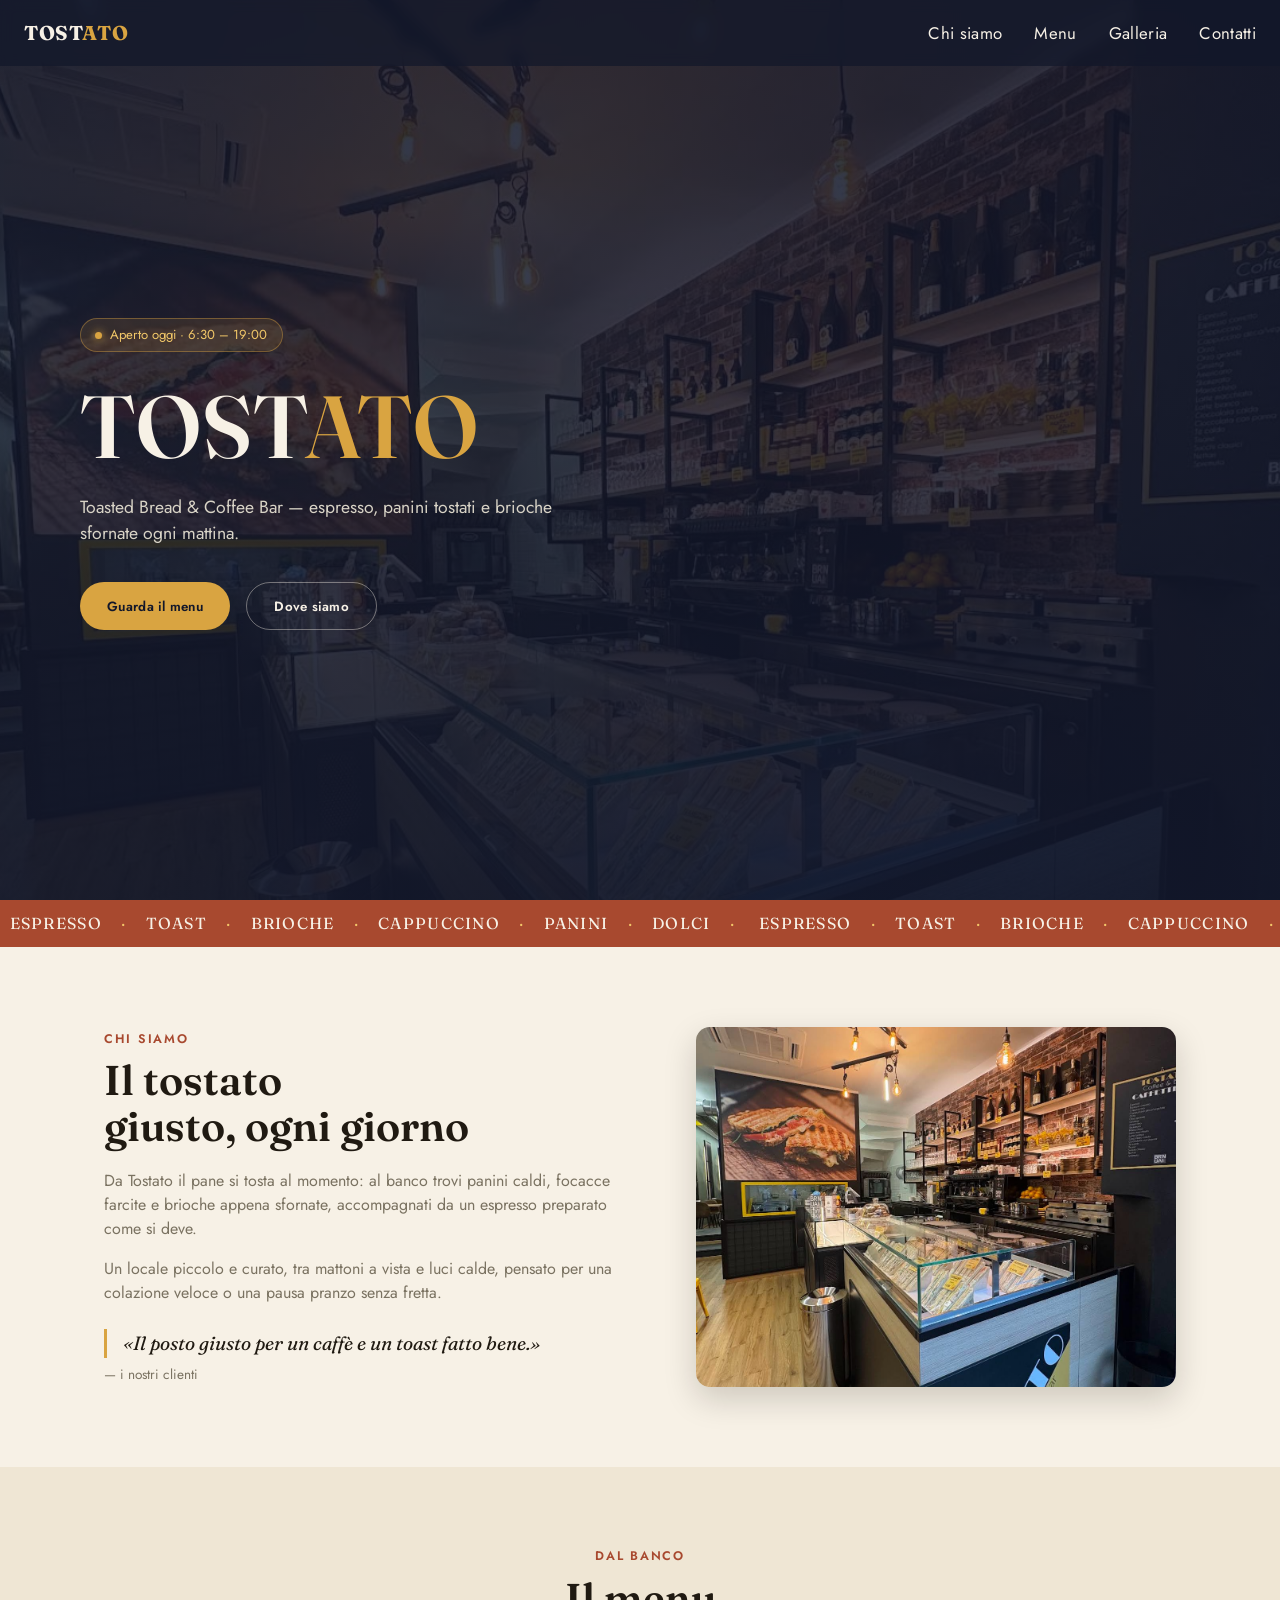
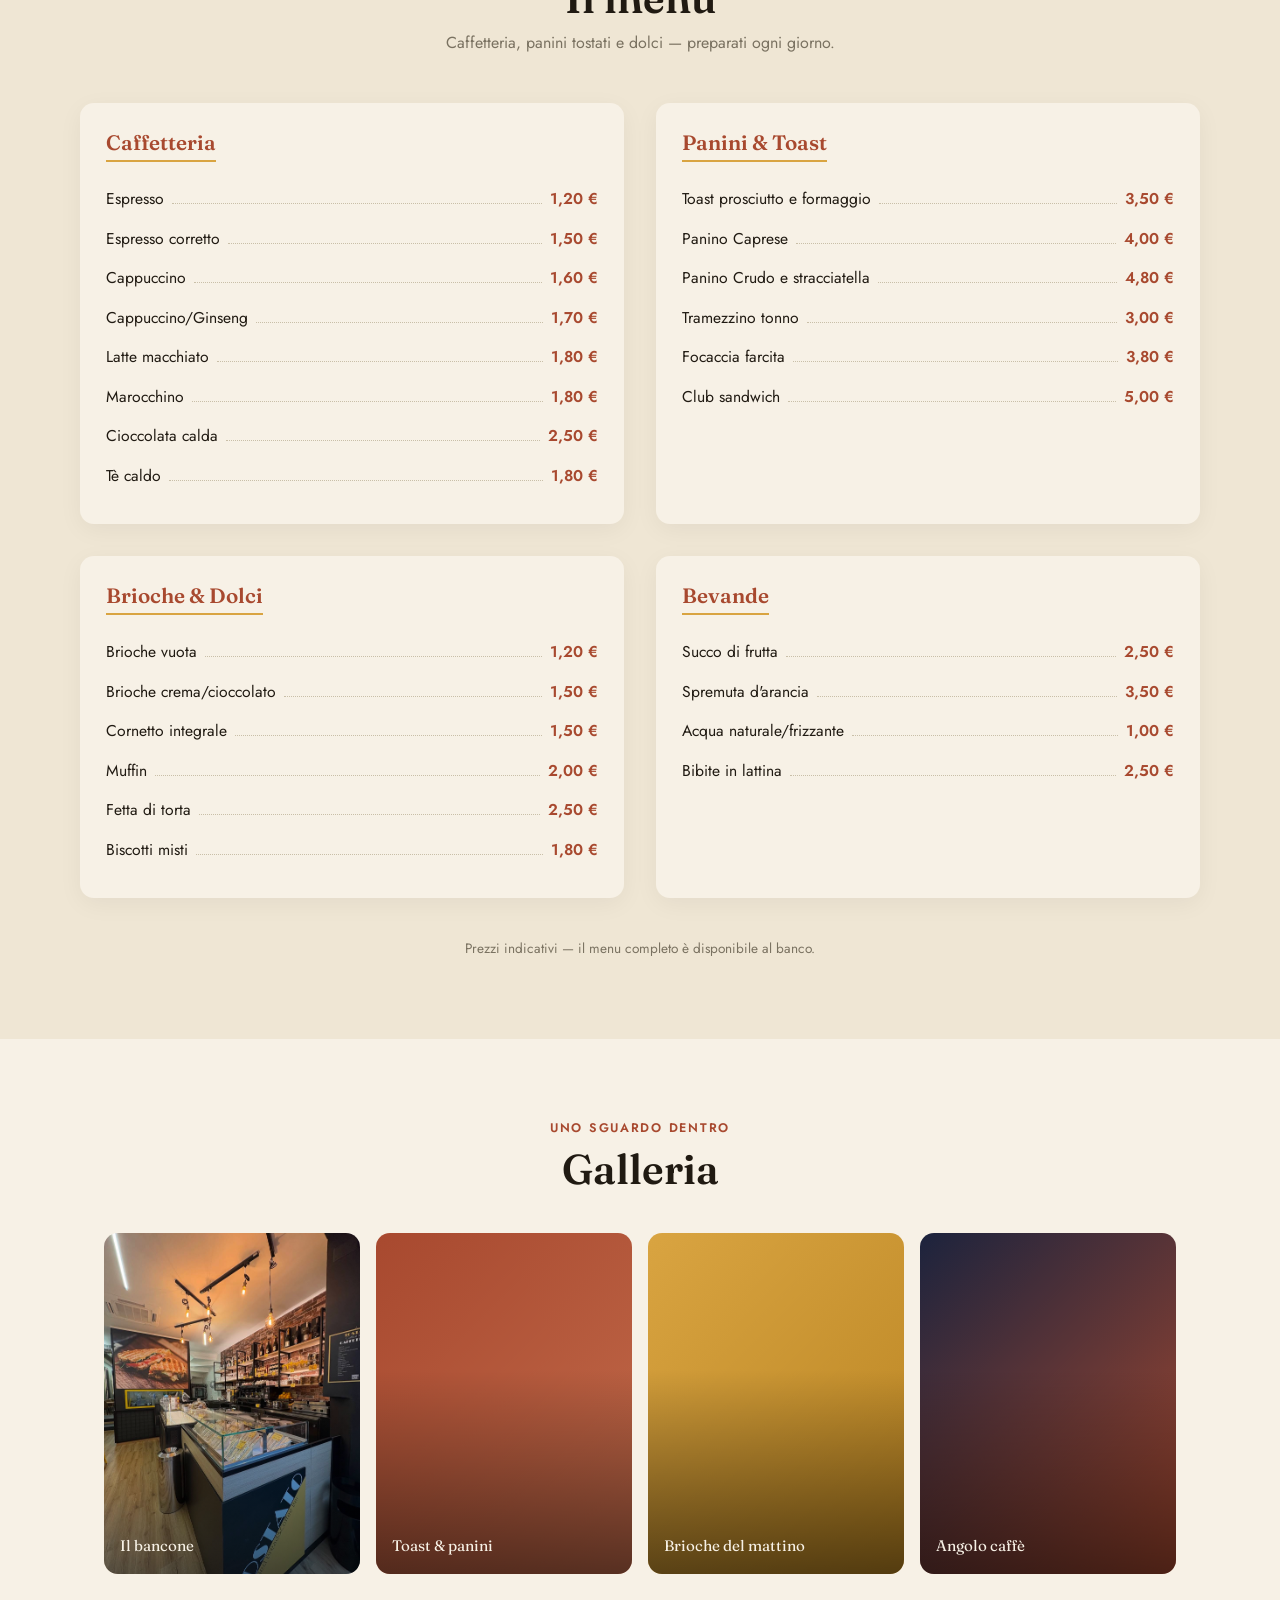
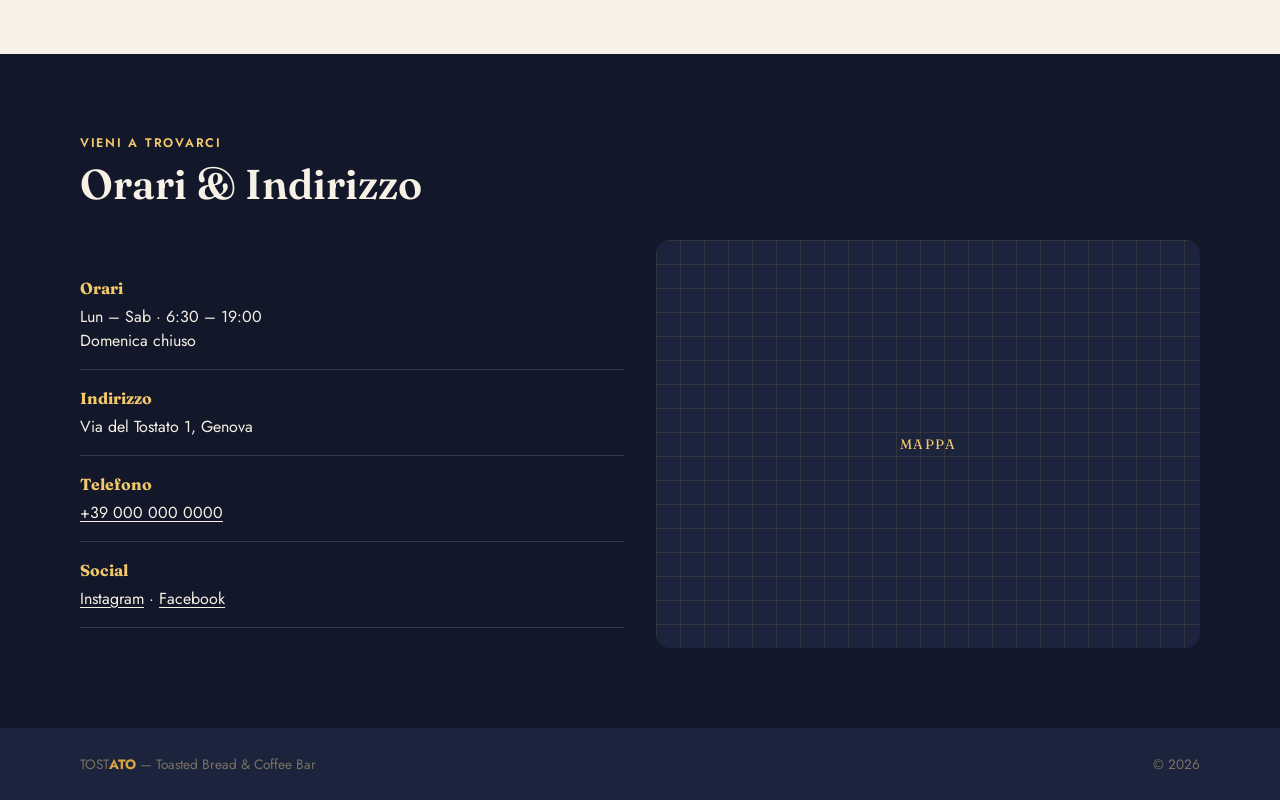
<file: tostato/index.html>
<!DOCTYPE html>
<html lang="it">
<head>
<meta charset="UTF-8">
<meta name="viewport" content="width=device-width, initial-scale=1.0">
<title>Tostato — Toasted Bread & Coffee Bar</title>
<meta name="description" content="Tostato — caffetteria e toast bar. Espresso, panini tostati, brioche e dolci fatti ogni giorno.">
<link rel="preconnect" href="https://fonts.googleapis.com">
<link rel="preconnect" href="https://fonts.gstatic.com" crossorigin>
<link href="https://fonts.googleapis.com/css2?family=Fraunces:ital,opsz,wght@0,9..144,400;0,9..144,600;0,9..144,700;1,9..144,400&family=Jost:wght@300;400;500;600&display=swap" rel="stylesheet">
<link rel="stylesheet" href="css/style.css">
</head>
<body>
<div id="progress"></div>

<nav id="navbar">
  <button class="logo" data-goto="top">TOST<span>ATO</span></button>
  <button class="nav-burger" id="nav-burger" aria-label="Apri menu" aria-expanded="false" aria-controls="nav-links">
    <span></span><span></span><span></span>
  </button>
  <ul id="nav-links">
    <li><button class="navlink" data-goto="chisiamo">Chi siamo</button></li>
    <li><button class="navlink" data-goto="menu">Menu</button></li>
    <li><button class="navlink" data-goto="galleria">Galleria</button></li>
    <li><button class="navlink" data-goto="contatti">Contatti</button></li>
  </ul>
</nav>

<header id="top">
  <div class="hero-bg" style="background-image:url('assets/img/bancone-tostato.jpg')" aria-hidden="true"></div>
  <div class="hero-overlay" aria-hidden="true"></div>
  <div class="hero-content">
    <div class="hero-badge"><span class="dot"></span> Aperto oggi · 6:30 – 19:00</div>
    <h1 class="brand">TOST<span class="accent">ATO</span></h1>
    <p class="hero-sub">Toasted Bread &amp; Coffee Bar — espresso, panini tostati e brioche sfornate ogni mattina.</p>
    <div class="hero-riga">
      <button class="cta" data-goto="menu">Guarda il menu</button>
      <button class="cta cta-ghost" data-goto="contatti">Dove siamo</button>
    </div>
  </div>
</header>

<div class="marquee" aria-hidden="true">
  <div class="marquee-track">
    <span>espresso</span><span class="n">·</span><span>toast</span><span class="n">·</span><span>brioche</span><span class="n">·</span><span>cappuccino</span><span class="n">·</span><span>panini</span><span class="n">·</span><span>dolci</span><span class="n">·</span>
    <span>espresso</span><span class="n">·</span><span>toast</span><span class="n">·</span><span>brioche</span><span class="n">·</span><span>cappuccino</span><span class="n">·</span><span>panini</span><span class="n">·</span><span>dolci</span><span class="n">·</span>
  </div>
</div>

<section id="chisiamo">
  <div class="chisiamo-wrap">
    <div class="reveal">
      <div class="eyebrow">chi siamo</div>
      <h2>Il tostato<br>giusto, ogni giorno</h2>
      <p>Da Tostato il pane si tosta al momento: al banco trovi panini caldi, focacce farcite e brioche appena
      sfornate, accompagnati da un espresso preparato come si deve.</p>
      <p>Un locale piccolo e curato, tra mattoni a vista e luci calde, pensato per una colazione veloce o
      una pausa pranzo senza fretta.</p>
      <div class="citazione">«Il posto giusto per un caffè e un toast fatto bene.»</div>
      <div class="citazione-fonte">— i nostri clienti</div>
    </div>
    <div class="cornice reveal">
      <img src="assets/img/bancone-tostato.jpg" alt="Il bancone di Tostato con vetrina panini e parete a mattoni a vista">
    </div>
  </div>
</section>

<section id="menu">
  <div class="centro reveal">
    <div class="eyebrow">dal banco</div>
    <h2>Il menu</h2>
    <p class="sotto-titolo">Caffetteria, panini tostati e dolci — preparati ogni giorno.</p>
  </div>

  <div class="menu-grid reveal">

    <div class="menu-cat">
      <h3>Caffetteria</h3>
      <ul>
        <li><span>Espresso</span><i></i><b>1,20 €</b></li>
        <li><span>Espresso corretto</span><i></i><b>1,50 €</b></li>
        <li><span>Cappuccino</span><i></i><b>1,60 €</b></li>
        <li><span>Cappuccino/Ginseng</span><i></i><b>1,70 €</b></li>
        <li><span>Latte macchiato</span><i></i><b>1,80 €</b></li>
        <li><span>Marocchino</span><i></i><b>1,80 €</b></li>
        <li><span>Cioccolata calda</span><i></i><b>2,50 €</b></li>
        <li><span>Tè caldo</span><i></i><b>1,80 €</b></li>
      </ul>
    </div>

    <div class="menu-cat">
      <h3>Panini &amp; Toast</h3>
      <ul>
        <li><span>Toast prosciutto e formaggio</span><i></i><b>3,50 €</b></li>
        <li><span>Panino Caprese</span><i></i><b>4,00 €</b></li>
        <li><span>Panino Crudo e stracciatella</span><i></i><b>4,80 €</b></li>
        <li><span>Tramezzino tonno</span><i></i><b>3,00 €</b></li>
        <li><span>Focaccia farcita</span><i></i><b>3,80 €</b></li>
        <li><span>Club sandwich</span><i></i><b>5,00 €</b></li>
      </ul>
    </div>

    <div class="menu-cat">
      <h3>Brioche &amp; Dolci</h3>
      <ul>
        <li><span>Brioche vuota</span><i></i><b>1,20 €</b></li>
        <li><span>Brioche crema/cioccolato</span><i></i><b>1,50 €</b></li>
        <li><span>Cornetto integrale</span><i></i><b>1,50 €</b></li>
        <li><span>Muffin</span><i></i><b>2,00 €</b></li>
        <li><span>Fetta di torta</span><i></i><b>2,50 €</b></li>
        <li><span>Biscotti misti</span><i></i><b>1,80 €</b></li>
      </ul>
    </div>

    <div class="menu-cat">
      <h3>Bevande</h3>
      <ul>
        <li><span>Succo di frutta</span><i></i><b>2,50 €</b></li>
        <li><span>Spremuta d'arancia</span><i></i><b>3,50 €</b></li>
        <li><span>Acqua naturale/frizzante</span><i></i><b>1,00 €</b></li>
        <li><span>Bibite in lattina</span><i></i><b>2,50 €</b></li>
      </ul>
    </div>

  </div>
  <p class="menu-note reveal">Prezzi indicativi — il menu completo è disponibile al banco.</p>
</section>

<section id="galleria">
  <div class="centro reveal">
    <div class="eyebrow">uno sguardo dentro</div>
    <h2>Galleria</h2>
  </div>
  <div class="gallery-grid reveal">
    <div class="gallery-tile">
      <div class="tile-bg tile-1" style="background-image:url('assets/img/bancone-tostato.jpg')"></div>
      <span>Il bancone</span>
    </div>
    <div class="gallery-tile">
      <div class="tile-bg tile-2"></div>
      <span>Toast &amp; panini</span>
    </div>
    <div class="gallery-tile">
      <div class="tile-bg tile-3"></div>
      <span>Brioche del mattino</span>
    </div>
    <div class="gallery-tile">
      <div class="tile-bg tile-4"></div>
      <span>Angolo caffè</span>
    </div>
  </div>
</section>

<section id="contatti">
  <div class="contatti-wrap reveal">
    <div class="eyebrow">vieni a trovarci</div>
    <h2>Orari &amp; Indirizzo</h2>
    <div class="contatti-grid">
      <div class="contatti-info">
        <div class="info-riga">
          <b>Orari</b>
          <span>Lun – Sab · 6:30 – 19:00<br>Domenica chiuso</span>
        </div>
        <div class="info-riga">
          <b>Indirizzo</b>
          <span>Via del Tostato 1, Genova</span>
        </div>
        <div class="info-riga">
          <b>Telefono</b>
          <span><a href="tel:+390000000000">+39 000 000 0000</a></span>
        </div>
        <div class="info-riga">
          <b>Social</b>
          <span><a href="#">Instagram</a> · <a href="#">Facebook</a></span>
        </div>
      </div>
      <div class="mappa-placeholder" aria-hidden="true">
        <span>Mappa</span>
      </div>
    </div>
  </div>
</section>

<footer>
  <div class="footer-wrap">
    <span>TOST<b>ATO</b> — Toasted Bread &amp; Coffee Bar</span>
    <span>&copy; 2026</span>
  </div>
</footer>

<script src="js/main.js"></script>
</body>
</html>
</file>
<file: tostato/css/style.css>
:root{
  --navy: #12172a;
  --navy-2: #1c233d;
  --gold: #d9a441;
  --gold-light: #f2c869;
  --brick: #a8492f;
  --brick-light: #c26a4a;
  --cream: #f7f1e6;
  --cream-2: #efe6d4;
  --ink: #201a12;
  --muted: #7a7261;
  --radius: 14px;
  --maxw: 1120px;
  --ease: cubic-bezier(.22,.8,.28,1);
  font-size: 16px;
}

*{box-sizing:border-box; margin:0; padding:0;}
html{scroll-behavior:smooth;}
body{
  font-family:'Jost', sans-serif;
  color:var(--ink);
  background:var(--cream);
  line-height:1.5;
  overflow-x:hidden;
}
h1,h2,h3{font-family:'Fraunces', serif; font-weight:600; line-height:1.1;}
img{max-width:100%; display:block;}
a{color:inherit;}
ul{list-style:none;}
button{font-family:inherit; cursor:pointer; border:none; background:none; color:inherit;}

.eyebrow{
  text-transform:uppercase;
  letter-spacing:.14em;
  font-size:.78rem;
  color:var(--brick);
  font-weight:600;
  margin-bottom:.6rem;
}

/* ---------- PROGRESS ---------- */
#progress{
  position:fixed; top:0; left:0; height:3px; width:0%;
  background:linear-gradient(90deg, var(--brick), var(--gold));
  z-index:200;
  transition:width .1s linear;
}

/* ---------- NAV ---------- */
#navbar{
  position:fixed; top:0; left:0; right:0; z-index:100;
  display:flex; align-items:center; justify-content:space-between;
  padding:1.1rem 1.5rem;
  background:rgba(18,23,42,.7);
  backdrop-filter:blur(6px);
  transition:padding .35s var(--ease), background .35s var(--ease), box-shadow .35s var(--ease);
}
#navbar.scrolled{
  padding:.7rem 1.5rem;
  background:rgba(18,23,42,.94);
  box-shadow:0 8px 24px rgba(0,0,0,.2);
}
.logo{
  font-family:'Fraunces', serif;
  font-weight:700;
  font-size:1.25rem;
  letter-spacing:.03em;
  color:var(--cream);
  transition:opacity .2s ease;
}
.logo:hover{opacity:.8;}
.logo span{color:var(--gold);}

.nav-burger{
  display:flex; flex-direction:column; justify-content:center; gap:5px;
  width:34px; height:34px; z-index:110;
}
.nav-burger span{
  display:block; width:100%; height:2px; background:var(--cream); border-radius:2px;
}

#nav-links{
  position:fixed; top:0; right:0; height:100vh; width:min(78vw, 320px);
  background:var(--navy-2);
  display:flex; flex-direction:column; align-items:flex-start;
  gap:1.6rem; padding:6rem 2rem 2rem;
  transform:translateX(100%);
  transition:transform .35s ease;
}
#nav-links.open{transform:translateX(0);}
.navlink{
  position:relative;
  color:var(--cream); font-size:1.05rem; letter-spacing:.02em;
  padding:.2rem 0;
  transition:color .25s ease;
}
.navlink::after{
  content:""; position:absolute; left:0; right:100%; bottom:-2px; height:2px;
  background:var(--gold);
  transition:right .3s var(--ease);
}
.navlink:hover{color:var(--gold-light);}
.navlink:hover::after{right:0;}

@media(min-width:820px){
  .nav-burger{display:none;}
  #nav-links{
    position:static; height:auto; width:auto; flex-direction:row;
    background:transparent; padding:0; transform:none; gap:2rem;
  }
}

/* ---------- HERO ---------- */
header#top{
  position:relative;
  min-height:100svh;
  display:flex; align-items:center;
  background:linear-gradient(180deg, var(--navy) 0%, var(--navy-2) 100%);
  color:var(--cream);
  overflow:hidden;
  padding:6rem 1.5rem 3rem;
}
.hero-bg{
  position:absolute; inset:-4%;
  background-size:cover;
  background-position:center 30%;
  animation:kenburns 26s ease-in-out infinite alternate;
}
@keyframes kenburns{
  from{transform:scale(1) translate(0,0);}
  to{transform:scale(1.09) translate(-1%,-1%);}
}
.hero-overlay{
  position:absolute; inset:0;
  background:
    linear-gradient(180deg, rgba(18,23,42,.88) 0%, rgba(18,23,42,.82) 45%, rgba(18,23,42,.95) 100%);
}
.hero-content{position:relative; max-width:var(--maxw); margin:0 auto; width:100%;}
.hero-content > *{
  opacity:0; transform:translateY(18px);
  animation:heroUp .8s var(--ease) forwards;
}
.hero-badge{animation-delay:.1s;}
.brand{animation-delay:.25s;}
.hero-sub{animation-delay:.4s;}
.hero-riga{animation-delay:.55s;}
@keyframes heroUp{to{opacity:1; transform:none;}}
.hero-badge{
  display:inline-flex; align-items:center; gap:.5rem;
  background:rgba(217,164,65,.12);
  border:1px solid rgba(217,164,65,.4);
  color:var(--gold-light);
  padding:.4rem .9rem; border-radius:999px;
  font-size:.82rem; margin-bottom:1.6rem;
}
.hero-badge .dot{
  width:7px; height:7px; border-radius:50%; background:var(--gold); box-shadow:0 0 8px var(--gold);
  animation:pulse 2s ease-in-out infinite;
}
@keyframes pulse{0%,100%{opacity:1;} 50%{opacity:.4;}}
.brand{
  font-size:clamp(2.8rem, 10vw, 5.5rem);
  letter-spacing:.01em;
}
.brand .accent{color:var(--gold);}
.hero-sub{
  max-width:32rem; margin-top:1.2rem;
  font-size:1.1rem; color:#d8d3c6;
}
.hero-riga{display:flex; flex-wrap:wrap; gap:1rem; margin-top:2.2rem;}
.cta{
  position:relative; overflow:hidden;
  background:var(--gold); color:var(--navy);
  padding:.85rem 1.7rem; border-radius:999px;
  font-weight:600; letter-spacing:.02em;
  transition:transform .3s var(--ease), background .3s ease, box-shadow .3s ease;
}
.cta::before{
  content:""; position:absolute; inset:0;
  background:linear-gradient(115deg, transparent 30%, rgba(255,255,255,.55) 48%, transparent 66%);
  transform:translateX(-120%);
  transition:transform .6s var(--ease);
}
.cta:hover{transform:translateY(-2px); background:var(--gold-light); box-shadow:0 10px 24px rgba(217,164,65,.35);}
.cta:hover::before{transform:translateX(120%);}
.cta:active{transform:translateY(0) scale(.98);}
.cta-ghost{
  background:transparent; color:var(--cream);
  border:1px solid rgba(247,241,230,.4);
}
.cta-ghost::before{display:none;}
.cta-ghost:hover{background:rgba(247,241,230,.08); border-color:var(--cream); box-shadow:none;}

/* ---------- MARQUEE ---------- */
.marquee{
  background:var(--brick); color:var(--cream);
  overflow:hidden; white-space:nowrap;
  padding:.7rem 0;
}
.marquee-track{display:inline-block; animation:scroll 22s linear infinite;}
.marquee:hover .marquee-track{animation-play-state:paused;}
.marquee-track span{font-family:'Fraunces', serif; font-size:1rem; padding:0 .6rem; text-transform:uppercase; letter-spacing:.08em;}
.marquee-track .n{color:var(--gold-light);}
@keyframes scroll{from{transform:translateX(0);} to{transform:translateX(-50%);}}

/* ---------- REVEAL ---------- */
.reveal{
  opacity:0; transform:translateY(28px);
  transition:opacity .8s var(--ease), transform .8s var(--ease);
}
.reveal.in{opacity:1; transform:none;}

.menu-grid.in .menu-cat,
.gallery-grid.in .gallery-tile{
  opacity:0; transform:translateY(20px);
  animation:heroUp .7s var(--ease) forwards;
}
.menu-grid.in .menu-cat:nth-child(1){animation-delay:.05s;}
.menu-grid.in .menu-cat:nth-child(2){animation-delay:.15s;}
.menu-grid.in .menu-cat:nth-child(3){animation-delay:.25s;}
.menu-grid.in .menu-cat:nth-child(4){animation-delay:.35s;}
.gallery-grid.in .gallery-tile:nth-child(1){animation-delay:.05s;}
.gallery-grid.in .gallery-tile:nth-child(2){animation-delay:.13s;}
.gallery-grid.in .gallery-tile:nth-child(3){animation-delay:.21s;}
.gallery-grid.in .gallery-tile:nth-child(4){animation-delay:.29s;}

#chisiamo, #menu, #galleria, #contatti{scroll-margin-top:70px;}

/* ---------- CHI SIAMO ---------- */
#chisiamo{padding:5rem 1.5rem; max-width:var(--maxw); margin:0 auto;}
.chisiamo-wrap{display:grid; gap:2.5rem;}
.chisiamo-wrap h2{font-size:clamp(1.9rem, 4vw, 2.6rem); margin-bottom:1.2rem;}
.chisiamo-wrap p{color:var(--muted); margin-bottom:1rem; max-width:34rem;}
.citazione{
  font-family:'Fraunces', serif; font-style:italic; font-size:1.2rem;
  color:var(--ink); border-left:3px solid var(--gold); padding-left:1rem; margin-top:1.5rem;
}
.citazione-fonte{color:var(--muted); font-size:.85rem; margin-top:.4rem;}
.cornice{
  border-radius:var(--radius); overflow:hidden;
  box-shadow:0 12px 32px rgba(20,15,5,.18);
  transition:box-shadow .4s var(--ease);
}
.cornice:hover{box-shadow:0 18px 44px rgba(20,15,5,.26);}
.cornice img{
  aspect-ratio:4/3; object-fit:cover; width:100%;
  transition:transform .6s var(--ease);
}
.cornice:hover img{transform:scale(1.05);}
@media(min-width:860px){
  .chisiamo-wrap{grid-template-columns:1.1fr 1fr; align-items:center; gap:4rem;}
}

/* ---------- MENU ---------- */
#menu{background:var(--cream-2); padding:5rem 1.5rem;}
.centro{max-width:var(--maxw); margin:0 auto; text-align:center;}
.centro h2{font-size:clamp(1.9rem, 4vw, 2.6rem);}
.sotto-titolo{color:var(--muted); margin-top:.6rem;}
.menu-grid{
  max-width:var(--maxw); margin:3rem auto 0;
  display:grid; gap:2rem;
  grid-template-columns:1fr;
}
@media(min-width:700px){.menu-grid{grid-template-columns:1fr 1fr;}}
.menu-cat{
  background:var(--cream); border-radius:var(--radius);
  padding:1.8rem 1.6rem; box-shadow:0 6px 24px rgba(20,15,5,.05);
  transition:transform .4s var(--ease), box-shadow .4s var(--ease);
}
.menu-cat:hover{
  transform:translateY(-4px);
  box-shadow:0 16px 36px rgba(20,15,5,.12);
}
.menu-cat h3{
  color:var(--brick); font-size:1.3rem; margin-bottom:1.1rem;
  border-bottom:2px solid var(--gold); display:inline-block; padding-bottom:.3rem;
}
.menu-cat li{
  display:flex; align-items:baseline; gap:.5rem;
  padding:.5rem 0; font-size:.98rem;
  transition:padding-left .25s var(--ease);
}
.menu-cat li:hover{padding-left:.35rem;}
.menu-cat li span{white-space:nowrap;}
.menu-cat li i{
  flex:1; border-bottom:1px dotted #c9bfa8; margin-bottom:.35rem;
}
.menu-cat li b{color:var(--brick); font-weight:600; white-space:nowrap; transition:color .25s ease;}
.menu-cat li:hover b{color:#7d3520;}
.menu-note{text-align:center; color:var(--muted); font-size:.85rem; margin-top:2.5rem;}

/* ---------- GALLERIA ---------- */
#galleria{max-width:var(--maxw); margin:0 auto; padding:5rem 1.5rem;}
.gallery-grid{
  margin-top:2.5rem; display:grid; gap:1rem;
  grid-template-columns:repeat(2, 1fr);
}
@media(min-width:700px){.gallery-grid{grid-template-columns:repeat(4, 1fr);}}
.gallery-tile{
  aspect-ratio:3/4; border-radius:var(--radius);
  display:flex; align-items:flex-end; padding:1rem;
  color:var(--cream); font-family:'Fraunces', serif; font-size:.95rem;
  position:relative; overflow:hidden;
}
.gallery-tile .tile-bg{
  position:absolute; inset:0;
  background-size:cover; background-position:center;
  transform:scale(1.001);
  transition:transform .6s var(--ease);
}
.gallery-tile:hover .tile-bg{transform:scale(1.12);}
.gallery-tile::after{
  content:""; position:absolute; inset:0;
  background:linear-gradient(180deg, transparent 40%, rgba(0,0,0,.55));
  transition:opacity .4s ease;
}
.gallery-tile:hover::after{opacity:.7;}
.gallery-tile span{
  position:relative; z-index:1;
  transition:transform .4s var(--ease);
}
.gallery-tile:hover span{transform:translateY(-4px);}
.tile-1{background-image:linear-gradient(135deg, var(--navy), var(--navy-2));}
.tile-2{background-image:linear-gradient(135deg, var(--brick), var(--brick-light));}
.tile-3{background-image:linear-gradient(135deg, var(--gold), #b98422);}
.tile-4{background-image:linear-gradient(135deg, var(--navy-2), var(--brick));}

/* ---------- CONTATTI ---------- */
#contatti{background:var(--navy); color:var(--cream); padding:5rem 1.5rem;}
.contatti-wrap{max-width:var(--maxw); margin:0 auto;}
.contatti-wrap h2{font-size:clamp(1.9rem, 4vw, 2.6rem); margin-bottom:2rem;}
#contatti .eyebrow{color:var(--gold-light);}
.contatti-grid{display:grid; gap:2rem;}
@media(min-width:820px){.contatti-grid{grid-template-columns:1fr 1fr; align-items:center;}}
.info-riga{
  padding:1rem 0; border-bottom:1px solid rgba(247,241,230,.14);
  transition:padding-left .3s var(--ease), border-color .3s ease;
}
.info-riga:hover{padding-left:.5rem; border-color:rgba(217,164,65,.4);}
.info-riga b{display:block; color:var(--gold-light); margin-bottom:.3rem; font-family:'Fraunces', serif;}
.info-riga a{text-decoration:underline; text-underline-offset:3px; transition:color .2s ease;}
.info-riga a:hover{color:var(--gold-light);}
.mappa-placeholder{
  aspect-ratio:4/3; border-radius:var(--radius);
  background:
    linear-gradient(rgba(217,164,65,.12) 1px, transparent 1px) 0 0/24px 24px,
    linear-gradient(90deg, rgba(217,164,65,.12) 1px, transparent 1px) 0 0/24px 24px,
    var(--navy-2);
  display:flex; align-items:center; justify-content:center;
  color:var(--gold-light); font-family:'Fraunces', serif; letter-spacing:.1em; text-transform:uppercase; font-size:.85rem;
}

/* ---------- FOOTER ---------- */
footer{background:var(--navy-2); color:var(--muted); padding:1.6rem 1.5rem;}
.footer-wrap{
  max-width:var(--maxw); margin:0 auto;
  display:flex; flex-wrap:wrap; justify-content:space-between; gap:.5rem;
  font-size:.85rem;
}
.footer-wrap b{color:var(--gold);}

/* ---------- ACCESSIBILITY / FOCUS ---------- */
a:focus-visible, button:focus-visible{
  outline:2px solid var(--gold); outline-offset:3px; border-radius:4px;
}

@media (prefers-reduced-motion: reduce){
  *{animation-duration:.01ms !important; animation-iteration-count:1 !important; transition-duration:.01ms !important; scroll-behavior:auto !important;}
  .hero-content > *{opacity:1; transform:none;}
}
</file>
